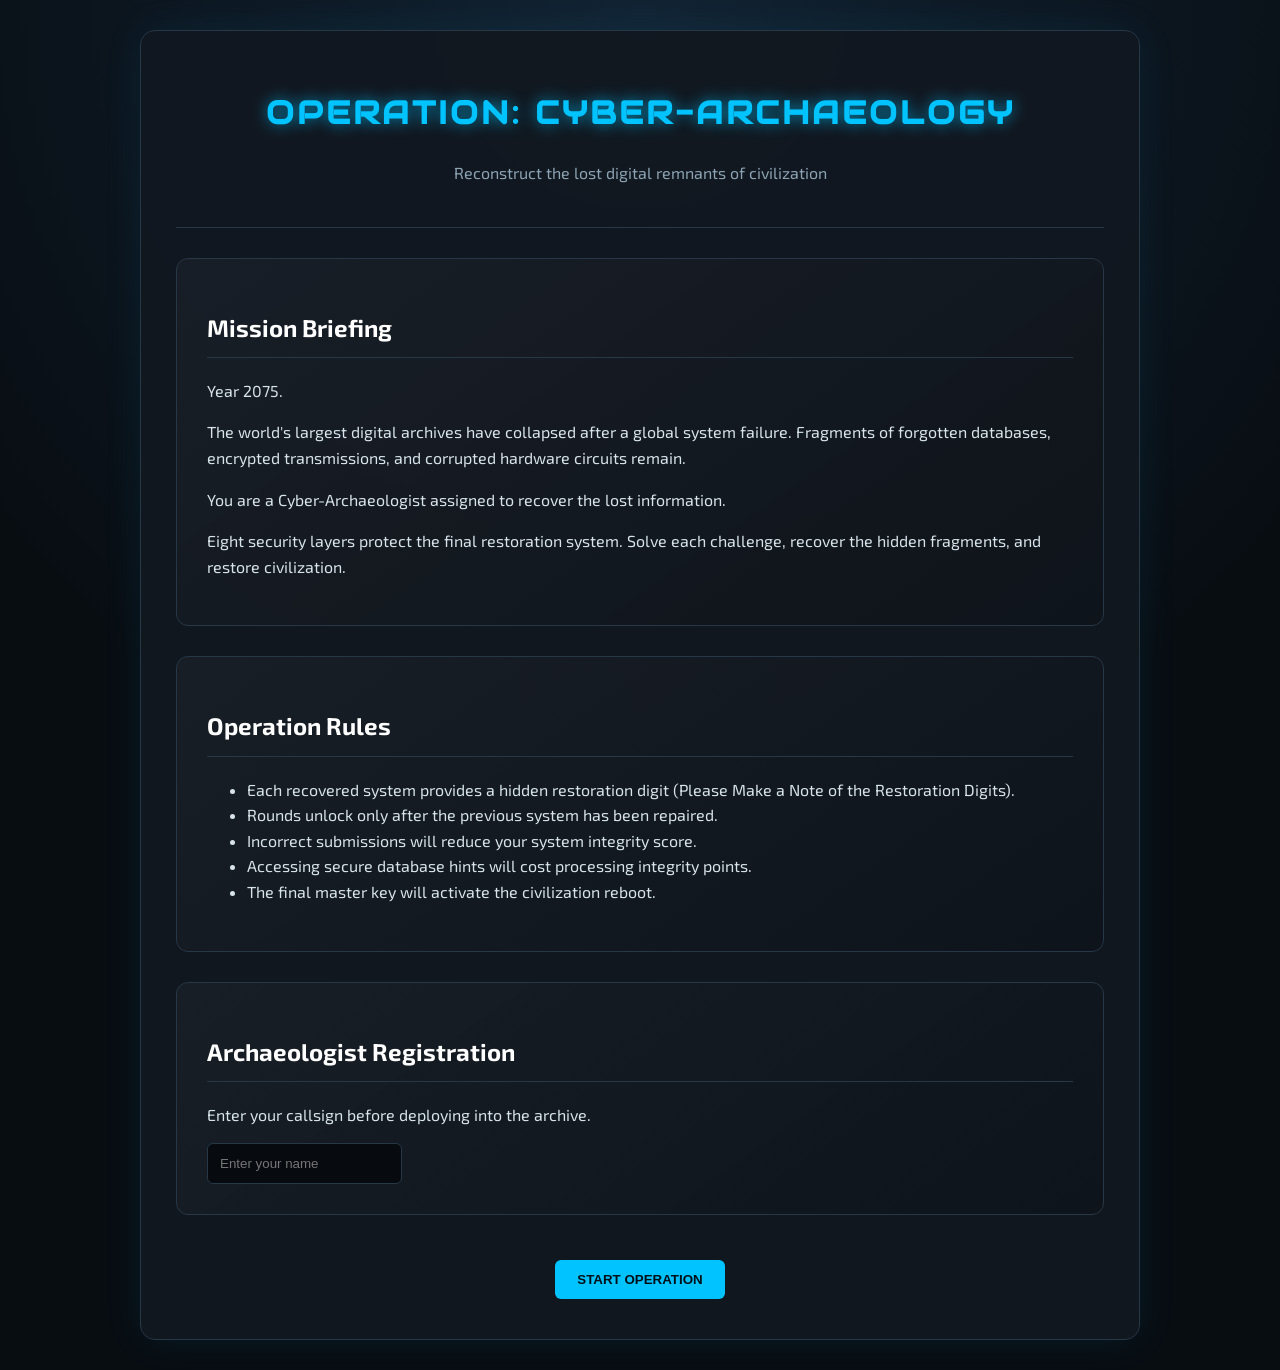
<file: index.html>
<!DOCTYPE html>
<html lang="en">

<head>

    <meta charset="UTF-8">
    <meta name="viewport" content="width=device-width, initial-scale=1.0">

    <title>
        Operation: Cyber-Archaeology
    </title>

    <link rel="stylesheet" href="style.css">

</head>


<body>


<div class="container">


<header>

    <h1>
        Operation: Cyber-Archaeology
    </h1>


    <p>
        Reconstruct the lost digital remnants of civilization
    </p>

</header>





<div class="round-card">


<h2>
    Mission Briefing
</h2>



<p>
Year 2075.
</p>



<p>
The world's largest digital archives have collapsed after a global system failure.
Fragments of forgotten databases, encrypted transmissions, and corrupted hardware circuits remain.
</p>



<p>
You are a Cyber-Archaeologist assigned to recover the lost information.
</p>



<p>
Eight security layers protect the final restoration system.
Solve each challenge, recover the hidden fragments, and restore civilization.
</p>



</div>







<div class="round-card">


<h2>
    Operation Rules
</h2>


<ul>

<li>
Each recovered system provides a hidden restoration digit
(Please Make a Note of the Restoration Digits).
</li>


<li>
Rounds unlock only after the previous system has been repaired.
</li>


<li>
Incorrect submissions will reduce your system integrity score.
</li>


<li>
Accessing secure database hints will cost processing integrity points.
</li>


<li>
The final master key will activate the civilization reboot.
</li>


</ul>


</div>



<div class="round-card" id="nameEntry">

    <h2>Archaeologist Registration</h2>

    <p>Enter your callsign before deploying into the archive.</p>

    <input
        type="text"
        id="playerNameInput"
        placeholder="Enter your name"
        maxlength="20"
    >

    <div class="feedback" id="nameFeedback"></div>

</div>



<div style="text-align:center;margin-top:40px;">


<button onclick="startMission()">

START OPERATION

</button>


</div>





</div>







<script>

function startMission(){

    let nameInput = document.getElementById("playerNameInput");
    let name = nameInput.value.trim();

    let feedbackBox = document.getElementById("nameFeedback");

    if(name === ""){

        feedbackBox.style.display = "block";
        feedbackBox.style.color = "#ff4655";
        feedbackBox.innerText = "Enter a name before starting the operation.";

        return;

    }

    try{

        localStorage.setItem("playerName", name);

    } catch(e){

        console.warn("Could not save name:", e);

    }

    window.location.href = "mission.html";

}

</script>

</body>

</html>
</file>
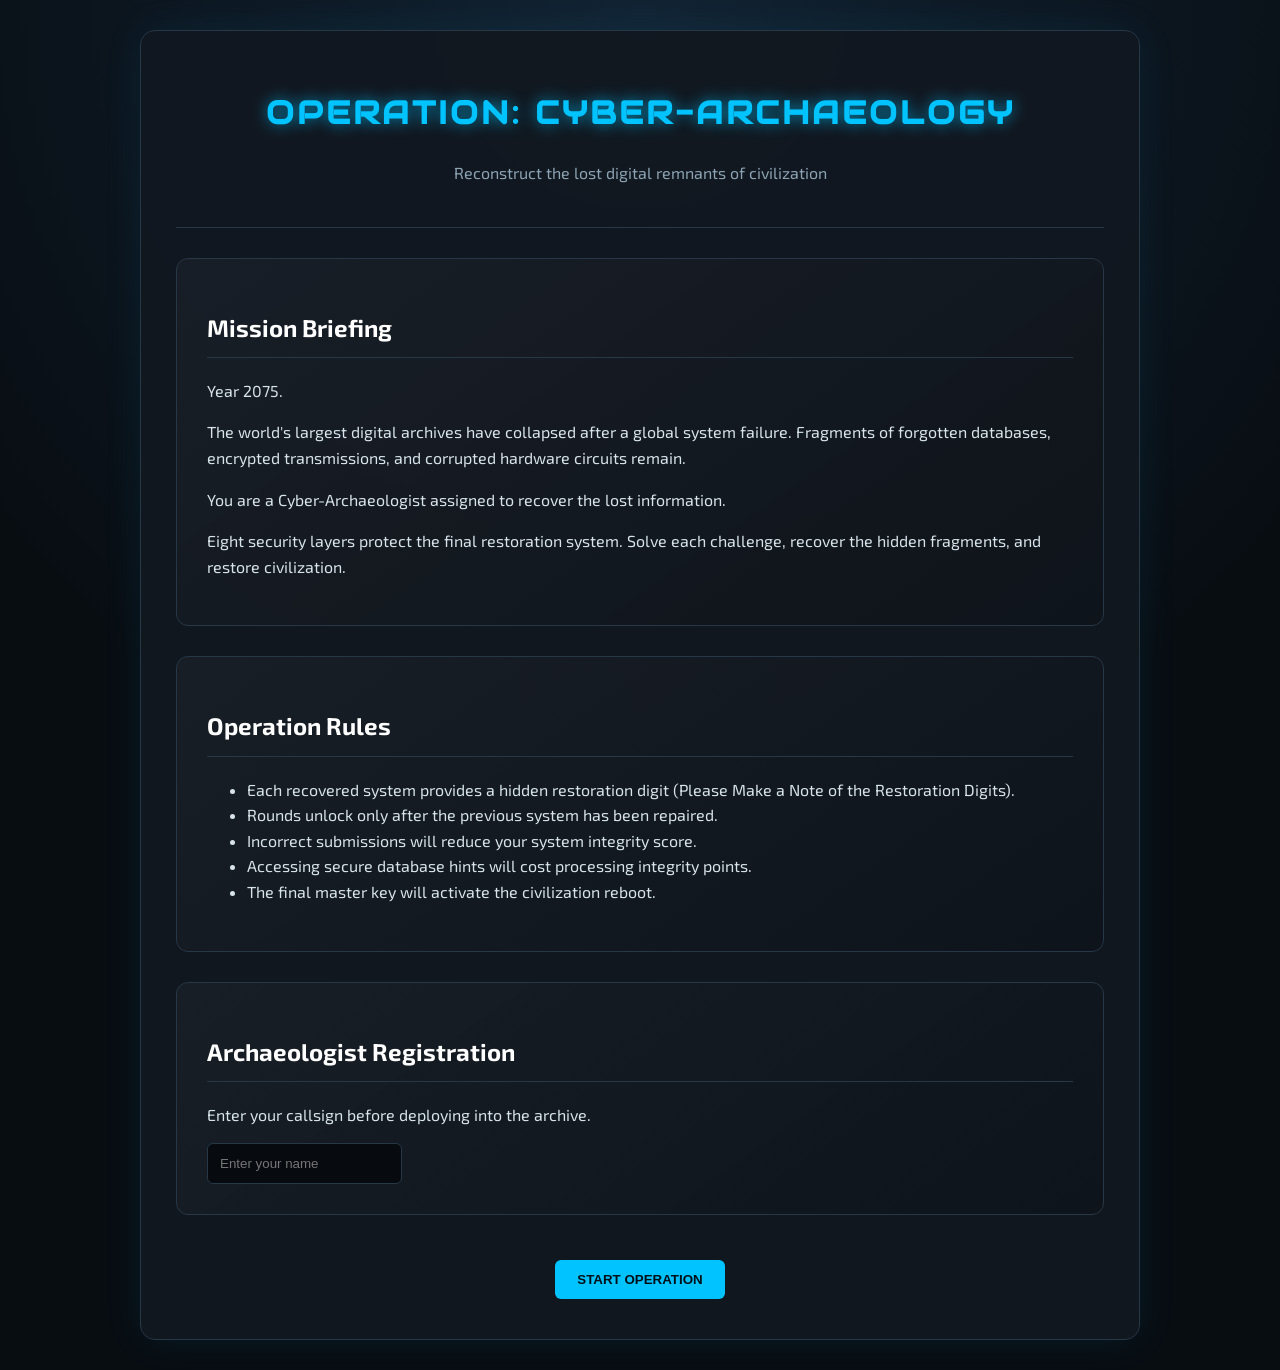
<file: index (2).html>
<!DOCTYPE html>
<html lang="en">

<head>

    <meta charset="UTF-8">
    <meta name="viewport" content="width=device-width, initial-scale=1.0">

    <title>
        Operation: Cyber-Archaeology
    </title>

    <link rel="stylesheet" href="style.css">

</head>


<body>


<div class="container">


<header>

    <h1>
        Operation: Cyber-Archaeology
    </h1>


    <p>
        Reconstruct the lost digital remnants of civilization
    </p>

</header>





<div class="round-card">


<h2>
    Mission Briefing
</h2>



<p>
Year 2075.
</p>



<p>
The world's largest digital archives have collapsed after a global system failure.
Fragments of forgotten databases, encrypted transmissions, and corrupted hardware circuits remain.
</p>



<p>
You are a Cyber-Archaeologist assigned to recover the lost information.
</p>



<p>
Eight security layers protect the final restoration system.
Solve each challenge, recover the hidden fragments, and restore civilization.
</p>



</div>







<div class="round-card">


<h2>
    Operation Rules
</h2>


<ul>

<li>
Each recovered system provides a hidden restoration digit
(Please Make a Note of the Restoration Digits).
</li>


<li>
Rounds unlock only after the previous system has been repaired.
</li>


<li>
Incorrect submissions will reduce your system integrity score.
</li>


<li>
Accessing secure database hints will cost processing integrity points.
</li>


<li>
The final master key will activate the civilization reboot.
</li>


</ul>


</div>



<div class="round-card" id="nameEntry">

    <h2>Archaeologist Registration</h2>

    <p>Enter your callsign before deploying into the archive.</p>

    <input
        type="text"
        id="playerNameInput"
        placeholder="Enter your name"
        maxlength="20"
    >

    <div class="feedback" id="nameFeedback"></div>

</div>



<div style="text-align:center;margin-top:40px;">


<button onclick="startMission()">

START OPERATION

</button>


</div>





</div>







<script>

function startMission(){

    let nameInput = document.getElementById("playerNameInput");
    let name = nameInput.value.trim();

    let feedbackBox = document.getElementById("nameFeedback");

    if(name === ""){

        feedbackBox.style.display = "block";
        feedbackBox.style.color = "#ff4655";
        feedbackBox.innerText = "Enter a name before starting the operation.";

        return;

    }

    try{

        localStorage.setItem("playerName", name);

    } catch(e){

        console.warn("Could not save name:", e);

    }

    window.location.href = "mission.html";

}

</script>

</body>

</html>
</file>
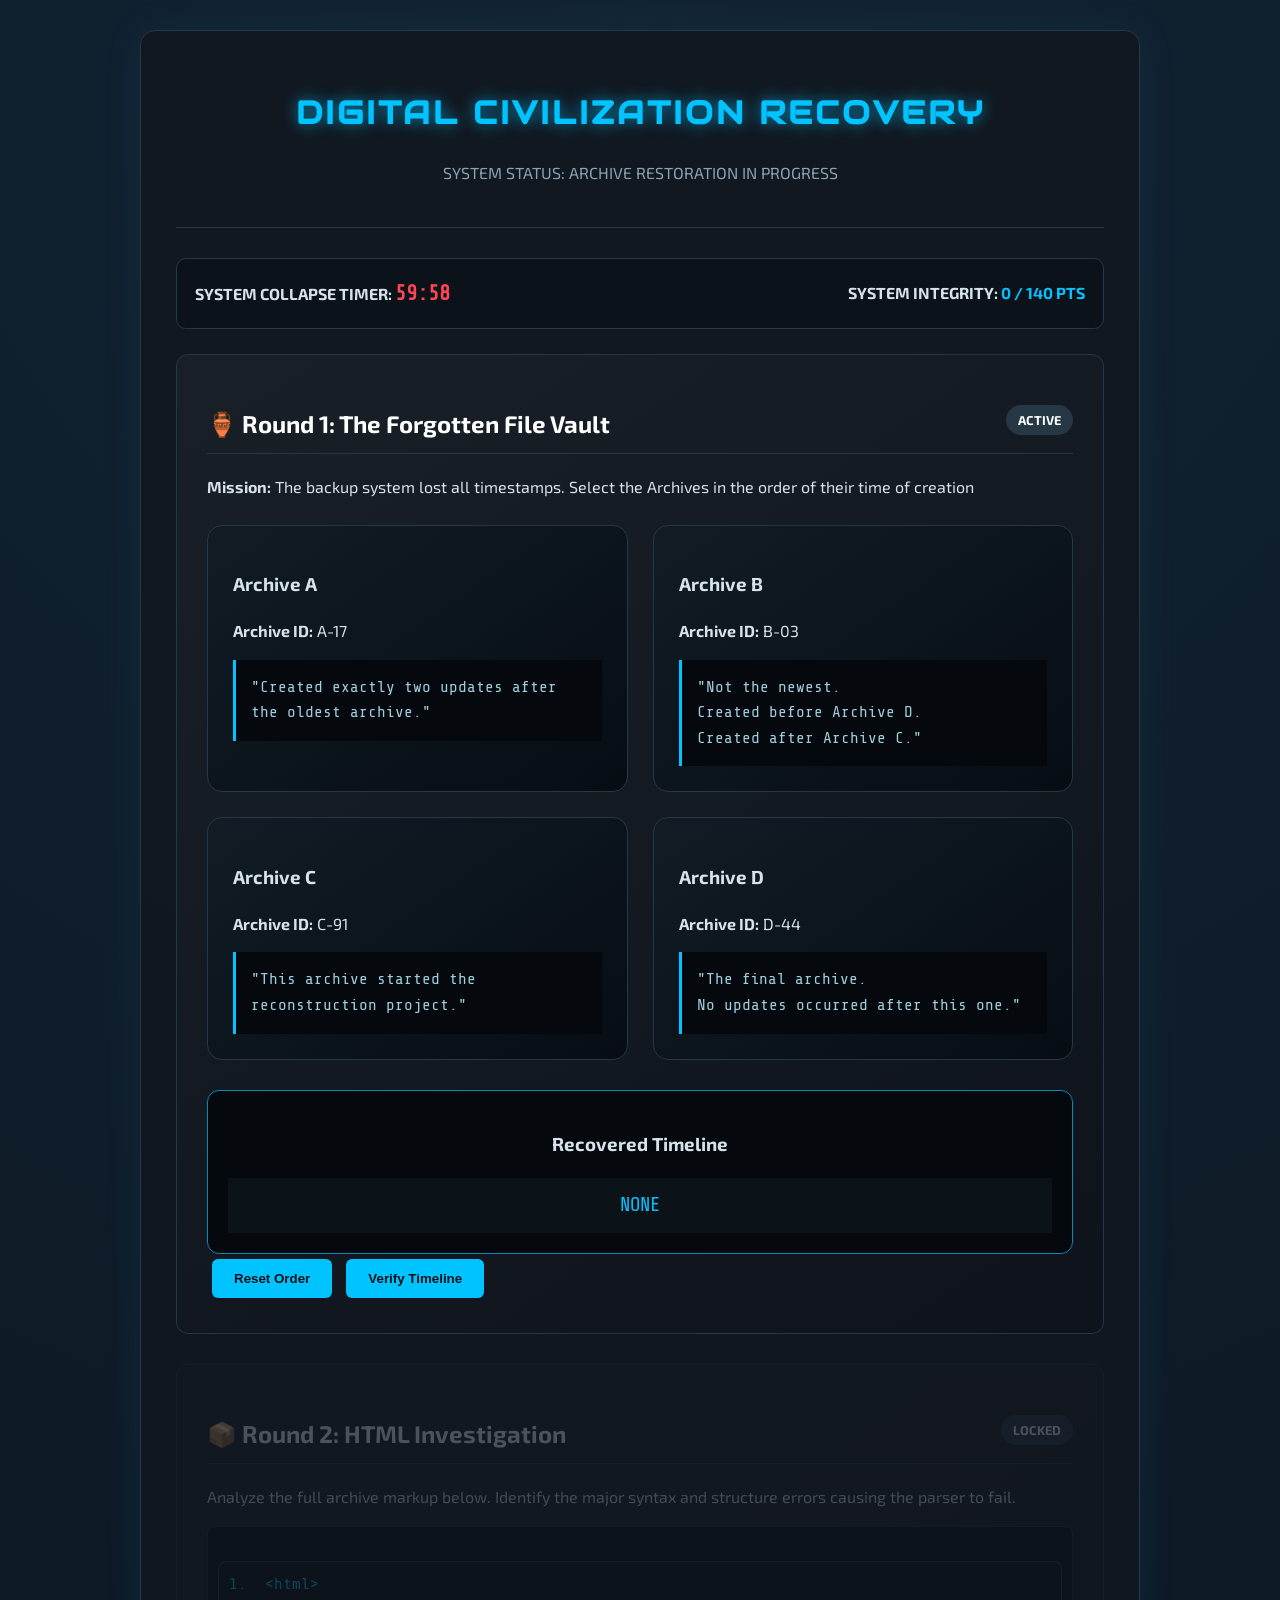
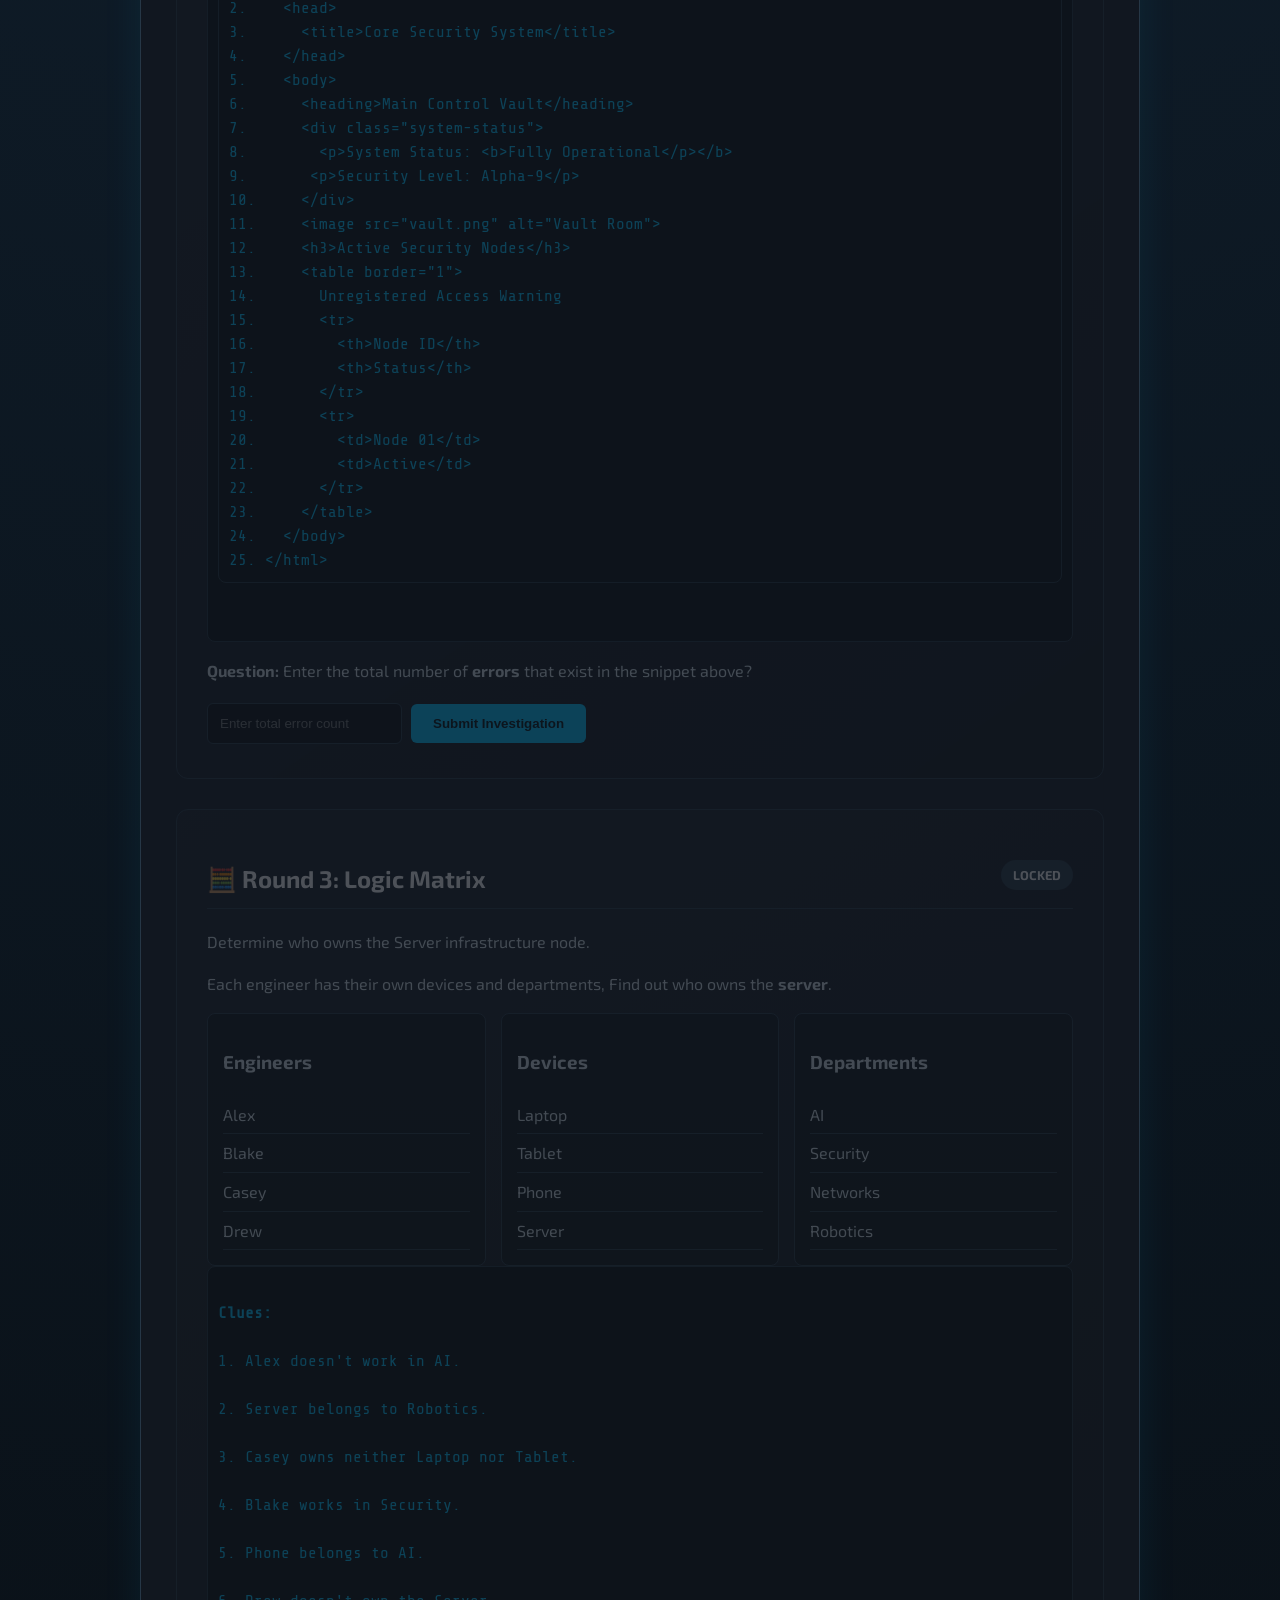
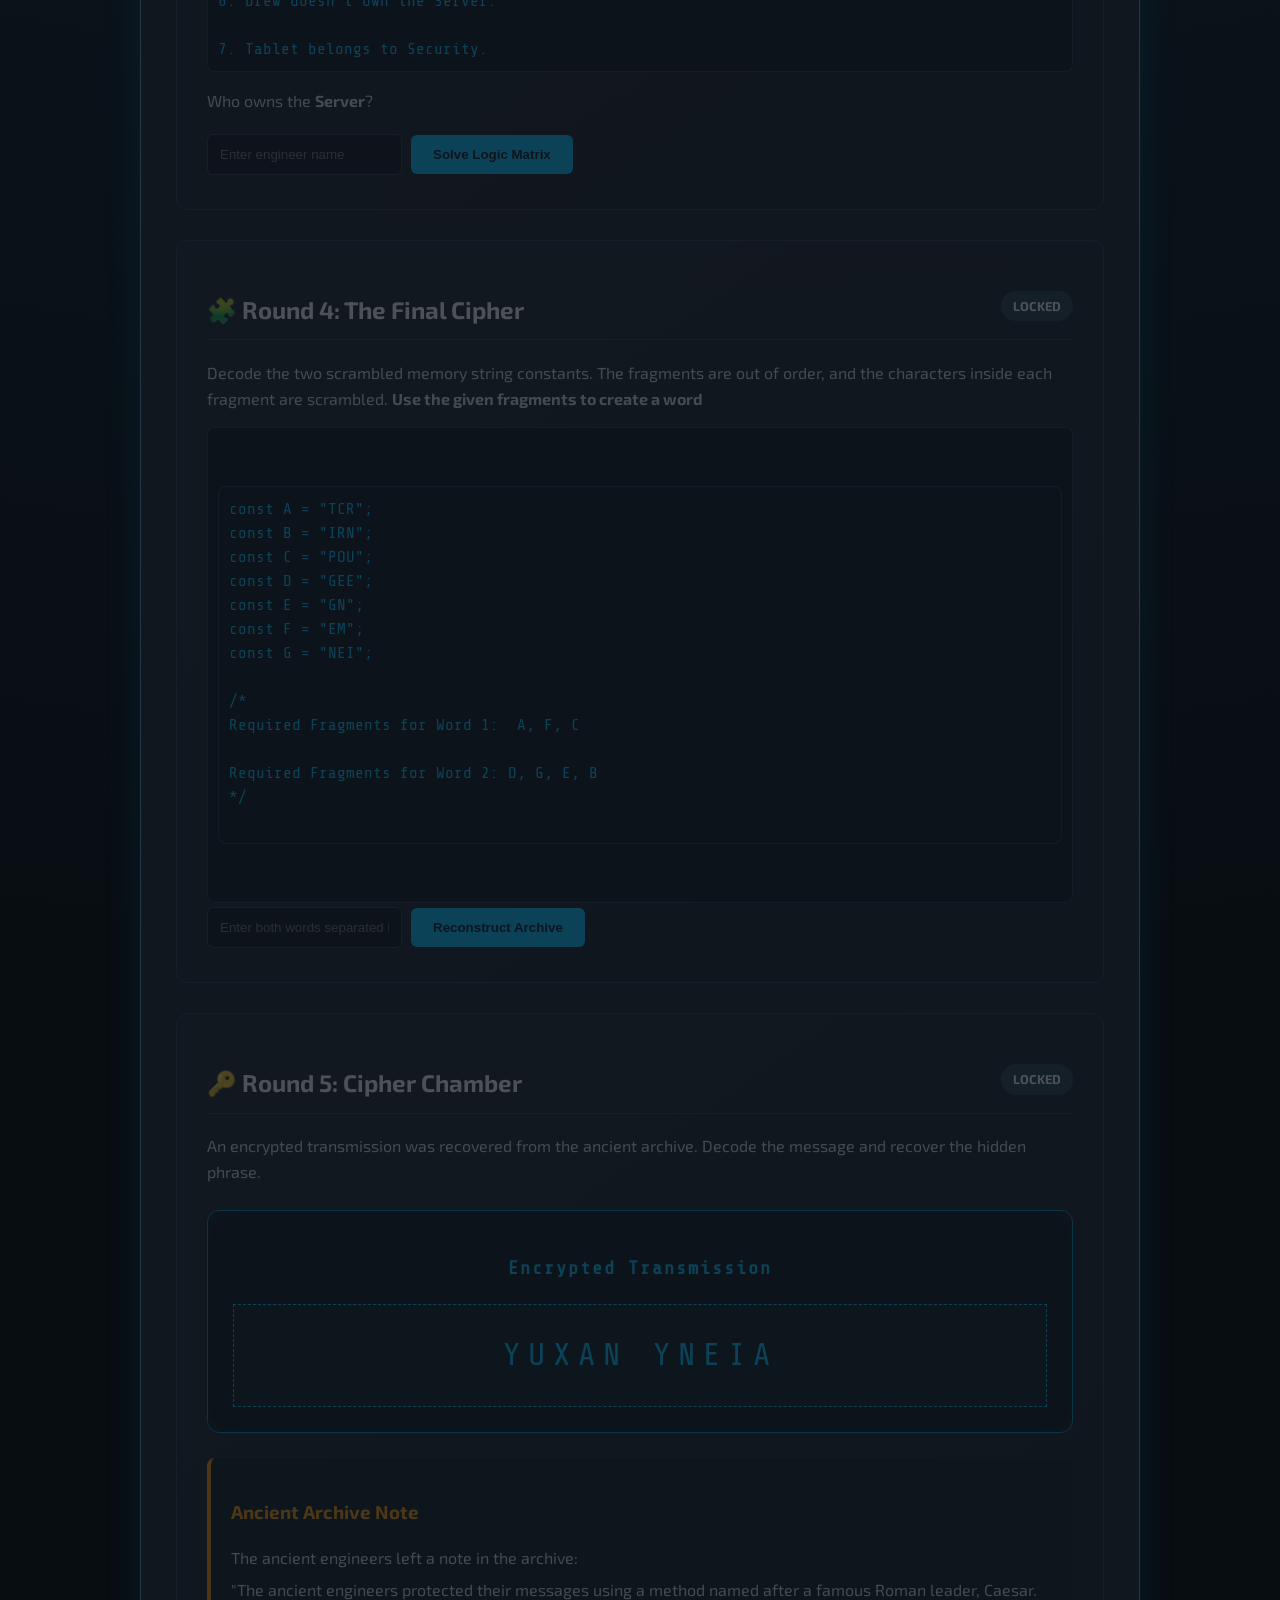
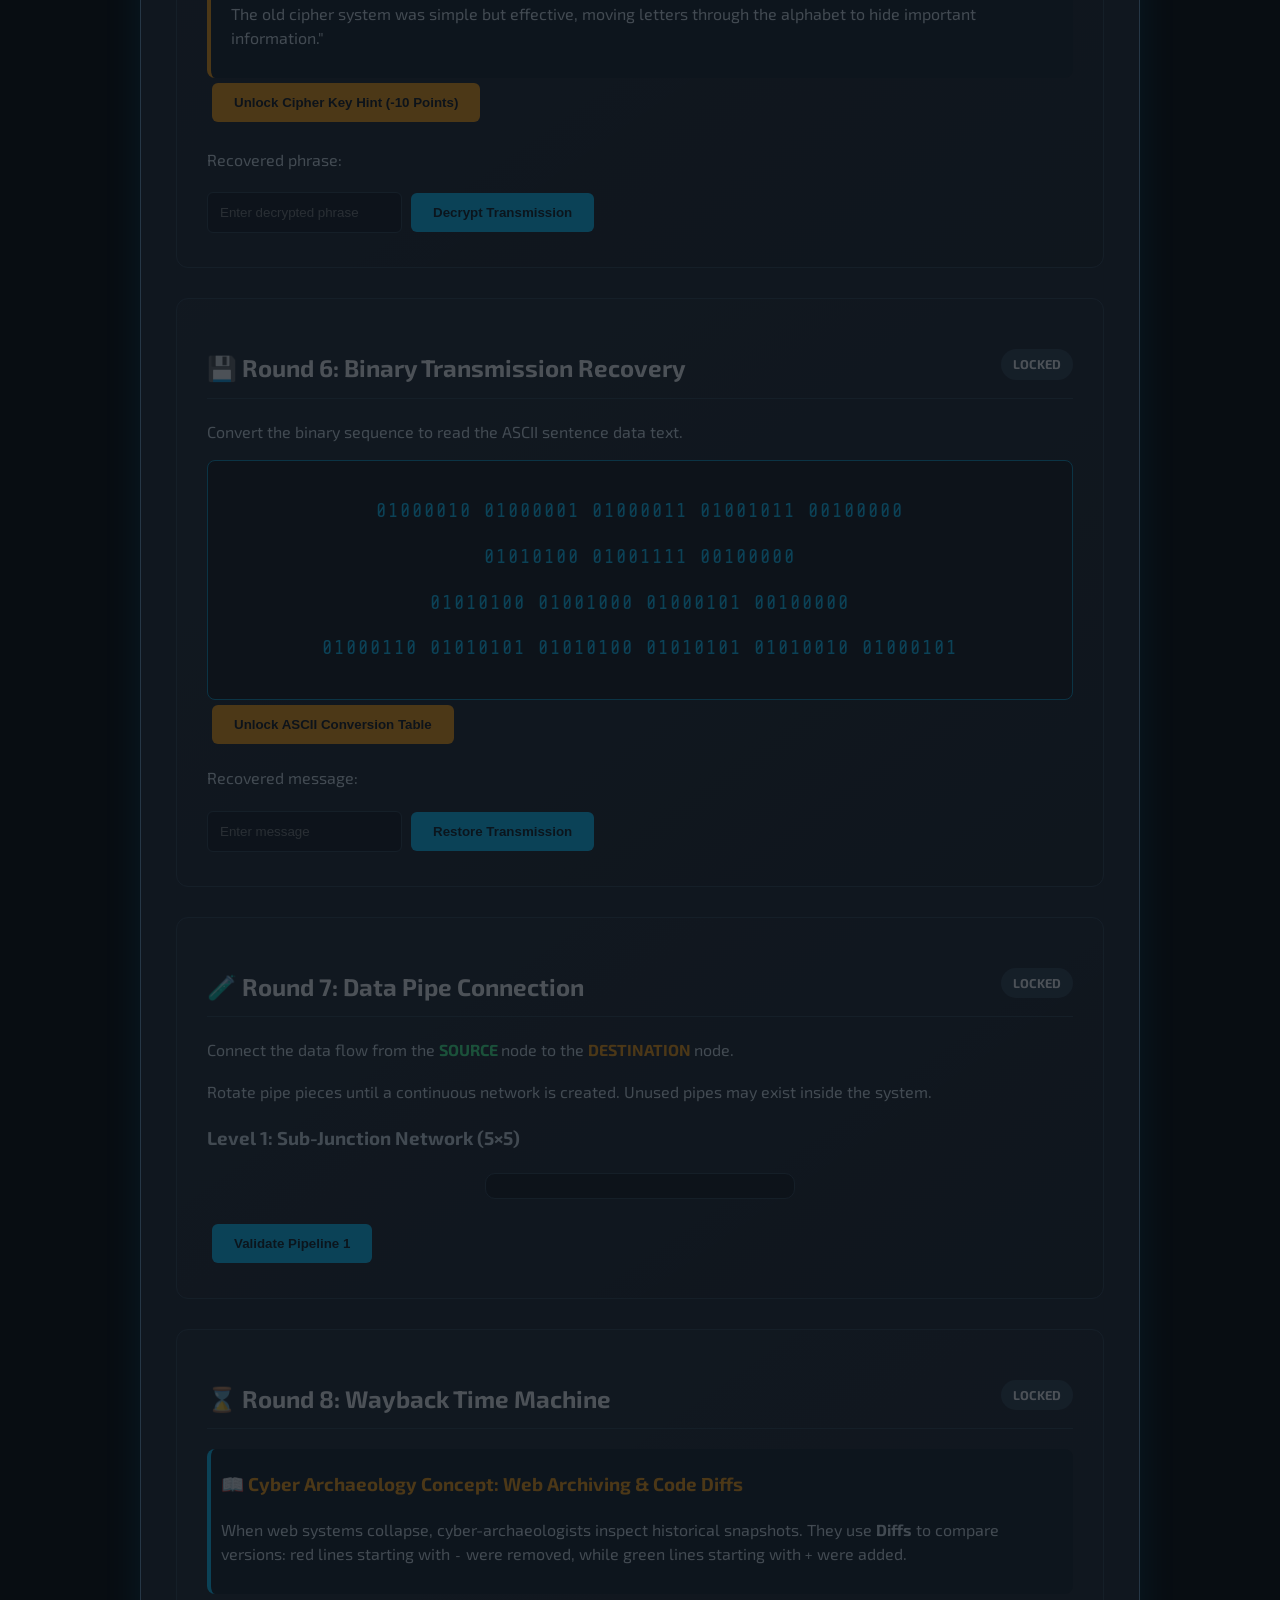
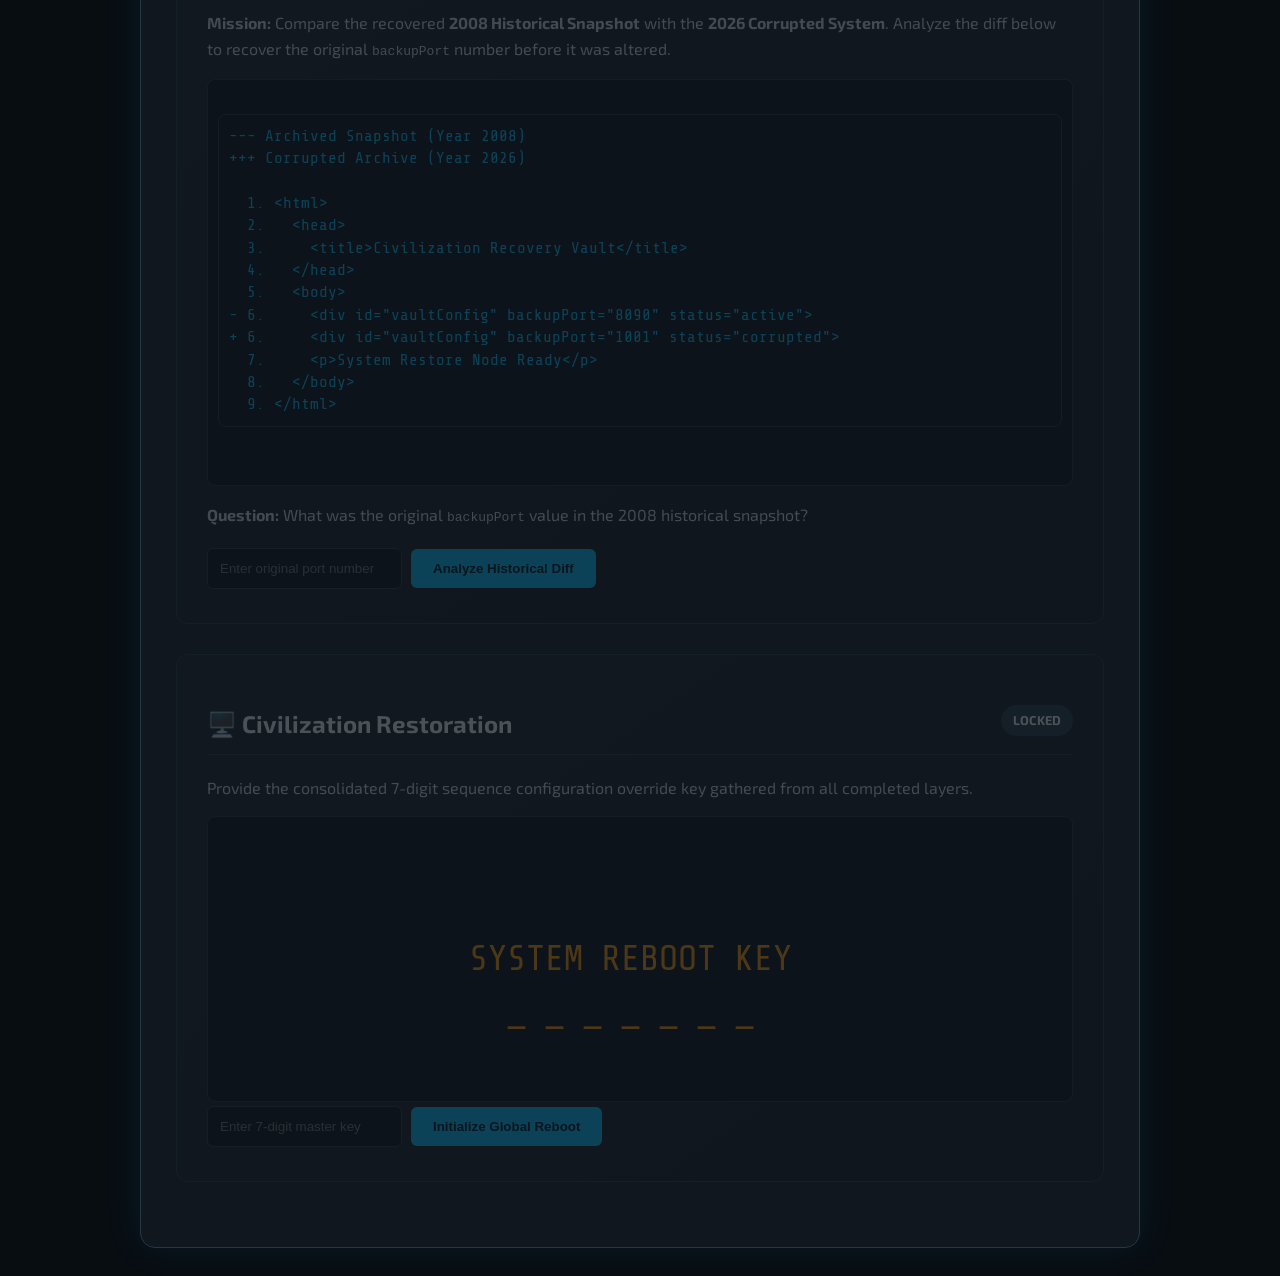
<file: mission.html>
<!DOCTYPE html>
<html lang="en">

<head>

<meta charset="UTF-8">
<meta name="viewport" content="width=device-width, initial-scale=1.0">

<title>
Cyber-Archaeology Mission
</title>

<link rel="stylesheet" href="style.css">

</head>


<body>


<div class="container">



<header>

<h1>
Digital Civilization Recovery
</h1>


<p>
SYSTEM STATUS: ARCHIVE RESTORATION IN PROGRESS
</p>


</header>





<div class="hud">


<div>

SYSTEM COLLAPSE TIMER:

<span id="timer">
60:00
</span>

</div>



<div>

SYSTEM INTEGRITY:

<span id="score-display">
0 / 140 PTS
</span>

</div>


</div>






<!-- ===============================
     ROUND 1 : THE FORGOTTEN FILE VAULT
================================ -->

<div id="round1" class="round-card">

    <h2>
        🏺 Round 1: The Forgotten File Vault
        <span class="status-badge" id="status1">ACTIVE</span>
    </h2>


    <p>
        <strong>Mission:</strong>
        The backup system lost all timestamps.
        Select the Archives in the order of their time of creation
    </p>



    <div class="archive-board">


        <div class="archive-card"
             data-id="A"
             onclick="selectArchive(this)">

            <h3>Archive A</h3>

            <p>
                <b>Archive ID:</b> A-17
            </p>

            <div class="log-box">
                "Created exactly two updates after the oldest archive."
            </div>

        </div>





        <div class="archive-card"
             data-id="B"
             onclick="selectArchive(this)">

            <h3>Archive B</h3>

            <p>
                <b>Archive ID:</b> B-03
            </p>

            <div class="log-box">

                "Not the newest.<br>
                Created before Archive D.<br>
                Created after Archive C."

            </div>

        </div>





        <div class="archive-card"
             data-id="C"
             onclick="selectArchive(this)">

            <h3>Archive C</h3>

            <p>
                <b>Archive ID:</b> C-91
            </p>


            <div class="log-box">

                "This archive started the reconstruction project."

            </div>

        </div>






        <div class="archive-card"
             data-id="D"
             onclick="selectArchive(this)">

            <h3>Archive D</h3>

            <p>
                <b>Archive ID:</b> D-44
            </p>


            <div class="log-box">

                "The final archive.<br>
                No updates occurred after this one."

            </div>

        </div>


    </div>





    <div class="recovery-panel">

        <h3>
            Recovered Timeline
        </h3>


        <div id="archive-order">
            NONE
        </div>


    </div>





    <button onclick="resetArchive()">
        Reset Order
    </button>



    <button onclick="checkRound1()">
        Verify Timeline
    </button>



    <div class="feedback" id="feedback1"></div>


</div>


<!-- =========================
ROUND 2
========================= -->


<div class="round-card locked" id="round2">
    <h2>
        📦 Round 2: HTML Investigation
        <span class="status-badge" id="status2">LOCKED</span>
    </h2>

    <p>Analyze the full archive markup below. Identify the major syntax and structure errors causing the parser to fail.</p>

    <div class="source-box html-code-box">
<pre>
1.  &lt;html&gt;
2.    &lt;head&gt;
3.      &lt;title&gt;Core Security System&lt;/title&gt;
4.    &lt;/head&gt;
5.    &lt;body&gt;
6.      &lt;heading&gt;Main Control Vault&lt;/heading&gt;      
7.      &lt;div class="system-status"&gt;
8.        &lt;p&gt;System Status: &lt;b&gt;Fully Operational&lt;/p&gt;&lt;/b&gt;
9.       &lt;p&gt;Security Level: Alpha-9&lt;/p&gt;
10.     &lt;/div&gt;    
11.     &lt;image src="vault.png" alt="Vault Room"&gt;
12.     &lt;h3&gt;Active Security Nodes&lt;/h3&gt;
13.     &lt;table border="1"&gt;
14.       Unregistered Access Warning
15.       &lt;tr&gt;
16.         &lt;th&gt;Node ID&lt;/th&gt;
17.         &lt;th&gt;Status&lt;/th&gt;
18.       &lt;/tr&gt;
19.       &lt;tr&gt;
20.         &lt;td&gt;Node 01&lt;/td&gt;
21.         &lt;td&gt;Active&lt;/td&gt;
22.       &lt;/tr&gt;
23.     &lt;/table&gt;
24.   &lt;/body&gt;
25. &lt;/html&gt;
</pre>
    </div>

    <p><strong>Question:</strong> Enter the total number of <b>errors</b> that exist in the snippet above?</p>

    <input type="number" id="round2Input" placeholder="Enter total error count">
    <button onclick="checkRound2()">Submit Investigation</button>

    <div class="feedback" id="feedback2"></div>
</div>

<!-- =========================
ROUND 3
========================= -->


<div class="round-card locked" id="round3">


<h2>

🧮 Round 3: Logic Matrix


<span class="status-badge" id="status3">
LOCKED
</span>


</h2>






<p>
Determine who owns the Server infrastructure node.
</p>
<p>
Each engineer has their own devices and departments, Find out who owns the <b>server</b>.

</p>







<div class="logic-columns">


<div class="logic-column">


<h3>
Engineers
</h3>


<ul>

<li>Alex</li>
<li>Blake</li>
<li>Casey</li>
<li>Drew</li>

</ul>


</div>







<div class="logic-column">


<h3>
Devices
</h3>


<ul>

<li>Laptop</li>
<li>Tablet</li>
<li>Phone</li>
<li>Server</li>

</ul>


</div>







<div class="logic-column">


<h3>
Departments
</h3>


<ul>

<li>AI</li>
<li>Security</li>
<li>Networks</li>
<li>Robotics</li>

</ul>


</div>



</div>









<div class="source-box clue-box">
<strong>Clues:</strong><br>
1. Alex doesn't work in AI.<br>
2. Server belongs to Robotics.<br>
3. Casey owns neither Laptop nor Tablet.<br>
4. Blake works in Security.<br>
5. Phone belongs to AI.<br>
6. Drew doesn't own the Server.<br>
7. Tablet belongs to Security.
</div>








<p>
Who owns the <b>Server</b>?
</p>






<input 
type="text"
id="round3Input"
placeholder="Enter engineer name"
>




<button onclick="checkRound3()">

Solve Logic Matrix

</button>





<div class="feedback" id="feedback3"></div>



</div>

<!-- =========================
ROUND 6
========================= -->


<div class="round-card locked" id="round4">


<h2>

🧩 Round 4: The Final Cipher


<span class="status-badge" id="status4">
LOCKED
</span>


</h2>






<p>

Decode the two scrambled memory string constants.
The fragments are out of order, and the characters inside each fragment are scrambled.
<b>Use the given fragments to create a word</b>

</p>



<div class="code-box">

<pre>
const A = "TCR";
const B = "IRN";
const C = "POU";
const D = "GEE";
const E = "GN";
const F = "EM";
const G = "NEI";

/*
Required Fragments for Word 1:  A, F, C

Required Fragments for Word 2: D, G, E, B
*/

</pre>

</div>


<input 
type="text"
id="round4Input"
placeholder="Enter both words separated by space"
>







<button onclick="checkRound4()">

Reconstruct Archive

</button>







<div class="feedback" id="feedback4"></div>





</div>

<!-- =========================
ROUND 3
========================= -->


<div class="round-card locked" id="round5">


<h2>

🔑 Round 5: Cipher Chamber


<span class="status-badge" id="status5">
LOCKED
</span>


</h2>





<p>

An encrypted transmission was recovered from the ancient archive.
Decode the message and recover the hidden phrase. 

</p>







<div class="cipher-terminal">


<h3>
Encrypted Transmission
</h3>



<div class="cipher-message">


YUXAN YNEIA


</div>



</div>







<div class="engineer-note">


<h3>
Ancient Archive Note
</h3>



<p>
The ancient engineers left a note in the archive:
</p>



<p>

"The ancient engineers protected their messages using a method named after a famous Roman leader, Caesar. The old cipher system was simple but effective, moving letters through the alphabet to hide important information."

</p>



</div>








<button 
id="hint5Btn"
onclick="revealHint5()"
class="hint-btn">

Unlock Cipher Key Hint (-10 Points)

</button>







<div 
id="hint5Box"
class="hint-content"
style="display:none;">



<p>

<strong>
Decryption Data:
</strong>

</p>



<p>

The letters should be shifted exactly:

<strong>
4 slots forward
</strong>

</p>



</div>







<div class="answer-panel">


<p>
Recovered phrase:
</p>



<input 
type="text"
id="round5Input"
placeholder="Enter decrypted phrase"
>




<button onclick="checkRound5()">

Decrypt Transmission

</button>



</div>







<div class="feedback" id="feedback5"></div>



</div>













<!-- =========================
ROUND 5
========================= -->


<div class="round-card locked" id="round6">


<h2>

💾 Round 6: Binary Transmission Recovery


<span class="status-badge" id="status6">
LOCKED
</span>


</h2>






<p>

Convert the binary sequence to read the ASCII sentence data text.

</p>







<div class="binary-box">


<div class="binary-word">

01000010 01000001 01000011 01001011 00100000

</div>


<div class="binary-word">

01010100 01001111 00100000

</div>


<div class="binary-word">

01010100 01001000 01000101 00100000

</div>


<div class="binary-word">

01000110 01010101 01010100 01010101 01010010 01000101

</div>


</div>








<button 
id="hint6aBtn"
onclick="revealHint6a()"
class="hint-btn">

Unlock ASCII Conversion Table

</button>


<div 
id="hint6aBox"
class="hint-content"
style="display:none;">

<h3>
ASCII Conversion Board
</h3>

<table>
<tr><th>Char</th><td>A</td><td>B</td><td>C</td><td>D</td><td>E</td><td>F</td><td>G</td><td>H</td><td>I</td><td>J</td><td>K</td><td>L</td><td>M</td></tr>
<tr><th>Dec</th><td>65</td><td>66</td><td>67</td><td>68</td><td>69</td><td>70</td><td>71</td><td>72</td><td>73</td><td>74</td><td>75</td><td>76</td><td>77</td></tr>
</table>

<table>
<tr><th>Char</th><td>N</td><td>O</td><td>P</td><td>Q</td><td>R</td><td>S</td><td>T</td><td>U</td><td>V</td><td>W</td><td>X</td><td>Y</td><td>Z</td><td>Space</td></tr>
<tr><th>Dec</th><td>78</td><td>79</td><td>80</td><td>81</td><td>82</td><td>83</td><td>84</td><td>85</td><td>86</td><td>87</td><td>88</td><td>89</td><td>90</td><td>32</td></tr>
</table>

<button 
id="hint6bBtn"
onclick="revealHint6b()"
class="hint-btn">

Unlock Binary To Decimal Conversion

</button>







<div 
id="hint6bBox"
class="hint-content"
style="display:none;">


<p>

<strong>
Example:
</strong>

</p>


<p>

Binary: 01000001

</p>


<p>

Calculation:

<br>

(0×128)+(1×64)+(0×32)+(0×16)+(0×8)+(0×4)+(0×2)+(1×1)=65

</p>


<p>

ASCII:

<br>

65 = A

</p>


</div>



</div>













<p>

Recovered message:

</p>





<input 
type="text"
id="round6Input"
placeholder="Enter message"
>




<button onclick="checkRound6()">

Restore Transmission

</button>






<div class="feedback" id="feedback6"></div>




</div>

<!-- =========================
ROUND 7
========================= -->


<div class="round-card locked" id="round7">


<h2>

🧪 Round 7: Data Pipe Connection


<span class="status-badge" id="status7">
LOCKED
</span>


</h2>






<p>

Connect the data flow from the

<strong style="color:#3cff8b;">
SOURCE
</strong>

node to the

<strong style="color:#ff9900;">
DESTINATION
</strong>

node.

</p>




<p>

Rotate pipe pieces until a continuous network is created.

Unused pipes may exist inside the system.

</p>









<div id="pipe-level-1">


<h3>
Level 1: Sub-Junction Network (5×5)
</h3>


<div id="pipeGrid5" class="pipe-grid grid-5x5">

</div>




<button onclick="checkPipeLevel1()">

Validate Pipeline 1

</button>



</div>









<div id="pipe-level-2"
style="display:none;">



<h3>
Level 2: Civilization Core Network (10×10)
</h3>




<div id="pipeGrid10" class="pipe-grid grid-10x10">

</div>




<button onclick="checkPipeLevel2()">

Validate Pipeline 2

</button>



</div>









<div class="feedback" id="feedback7"></div>




</div>



<div class="round-card locked" id="round8">
    <h2>
        ⌛ Round 8: Wayback Time Machine
        <span class="status-badge" id="status8">LOCKED</span>
    </h2>

    <div class="engineer-note" style="margin-bottom: 15px; border-left: 4px solid #00c3ff; padding-left: 10px;">
        <h3 style="margin-top:0;">📖 Cyber Archaeology Concept: Web Archiving & Code Diffs</h3>
        <p>
            When web systems collapse, cyber-archaeologists inspect historical snapshots. They use <b>Diffs</b> to compare versions: red lines starting with <code>-</code> were removed, while green lines starting with <code>+</code> were added.
        </p>
    </div>

    <p>
        <strong>Mission:</strong> Compare the recovered <b>2008 Historical Snapshot</b> with the <b>2026 Corrupted System</b>. Analyze the diff below to recover the original <code>backupPort</code> number before it was altered.
    </p>

    <div class="source-box html-code-box">
<pre style="font-family: 'Share Tech Mono', monospace; line-height: 1.4;">
--- Archived Snapshot (Year 2008)
+++ Corrupted Archive (Year 2026)

  1. &lt;html&gt;
  2.   &lt;head&gt;
  3.     &lt;title&gt;Civilization Recovery Vault&lt;/title&gt;
  4.   &lt;/head&gt;
  5.   &lt;body&gt;
- 6.     &lt;div id="vaultConfig" backupPort="8090" status="active"&gt;
+ 6.     &lt;div id="vaultConfig" backupPort="1001" status="corrupted"&gt;
  7.     &lt;p&gt;System Restore Node Ready&lt;/p&gt;
  8.   &lt;/body&gt;
  9. &lt;/html&gt;
</pre>
    </div>

    <p><strong>Question:</strong> What was the original <code>backupPort</code> value in the 2008 historical snapshot?</p>

    <input type="number" id="round8Input" placeholder="Enter original port number">
    <button onclick="checkRound8()">Analyze Historical Diff</button>

    <div class="feedback" id="feedback8"></div>
</div>








<!-- =========================
FINAL ROUND
========================= -->


<div class="round-card locked" id="finalRound">


<h2>

🖥️ Civilization Restoration


<span class="status-badge" id="statusFinal">

LOCKED

</span>


</h2>






<p>

Provide the consolidated 7-digit sequence configuration override key gathered from all completed layers.

</p>


<div class="code-box final-key">

SYSTEM REBOOT KEY 
_ _ _ _ _ _ _ 

</div>


<input 
type="text"
id="finalInput"
placeholder="Enter 7-digit master key"
>





<button onclick="checkFinal()">

Initialize Global Reboot

</button>







<div class="feedback" id="finalFeedback"></div>


</div>


</div>


<script src="script.js"></script>



</body>

</html>
</file>
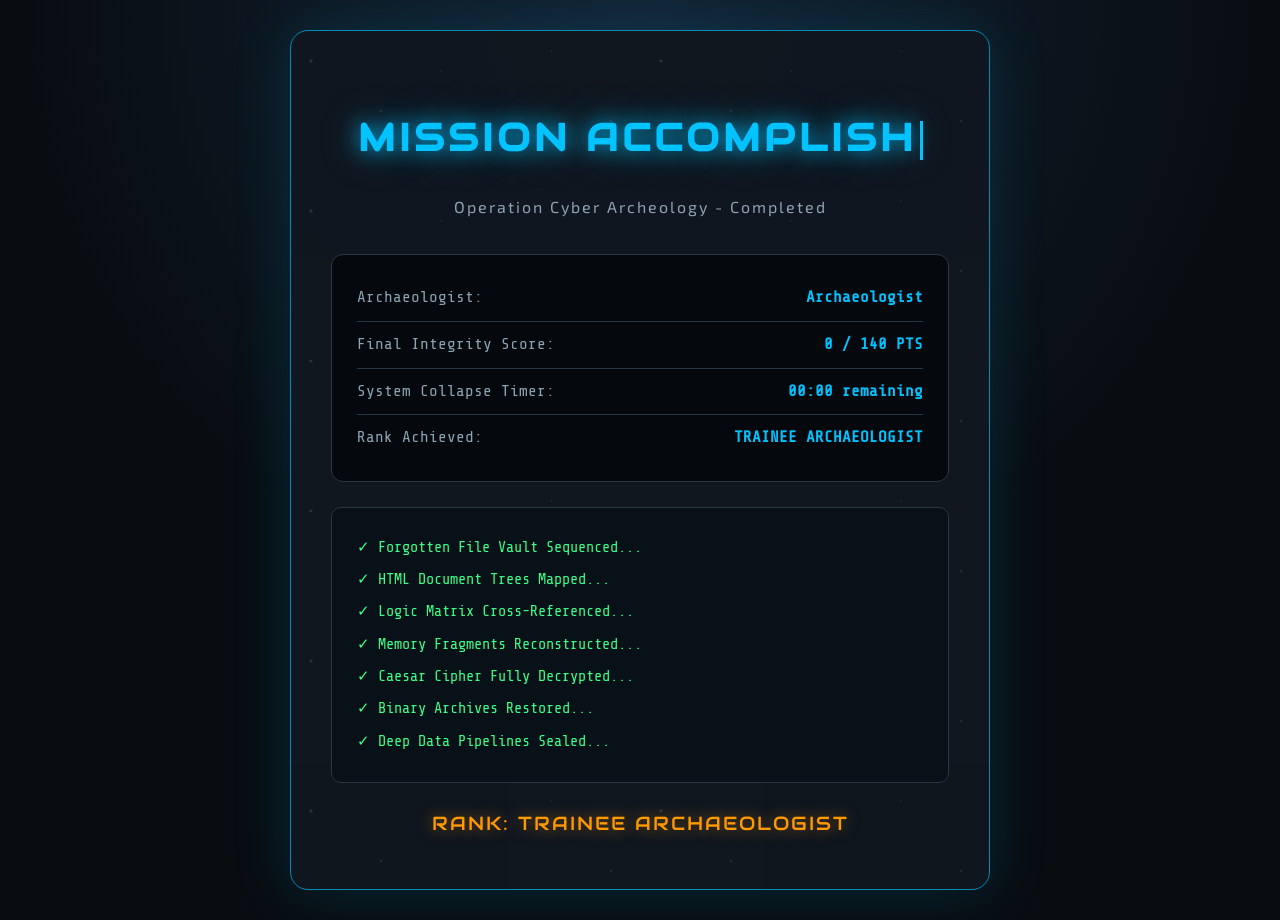
<file: victory.html>
<!DOCTYPE html>
<html lang="en">

<head>

<meta charset="UTF-8">
<meta name="viewport" content="width=device-width, initial-scale=1.0">

<title>
Operation: Cyber-Archaeology
</title>

<link rel="stylesheet" href="style.css">

</head>


<body class="victory-body">


<div class="victory-container">

    <div class="victory-stars"></div>

    <h1 class="victory-title" id="victoryTitle"></h1>

    <p class="victory-subtitle">
        Operation Cyber Archeology - Completed
    </p>

    <div class="victory-stats">

        <div class="stat-line" style="animation-delay:1.8s">
            <span class="stat-label">Archaeologist:</span>
            <span class="stat-value" id="statName">—</span>
        </div>

        <div class="stat-line" style="animation-delay:2.1s">
            <span class="stat-label">Final Integrity Score:</span>
            <span class="stat-value" id="statScore">—</span>
        </div>

        <div class="stat-line" style="animation-delay:2.4s">
            <span class="stat-label">System Collapse Timer:</span>
            <span class="stat-value" id="statTime">—</span>
        </div>

        <div class="stat-line" style="animation-delay:2.7s">
            <span class="stat-label">Rank Achieved:</span>
            <span class="stat-value" id="statRank">—</span>
        </div>

    </div>

    <div class="victory-report" style="animation-delay:3.0s">
        <p>✓ Forgotten File Vault Sequenced...</p>
        <p>✓ HTML Document Trees Mapped...</p>
        <p>✓ Logic Matrix Cross-Referenced...</p>
        <p>✓ Memory Fragments Reconstructed...</p>
        <p>✓ Caesar Cipher Fully Decrypted...</p>
        <p>✓ Binary Archives Restored...</p>
        <p>✓ Deep Data Pipelines Sealed...</p>
    </div>

    <div class="victory-rank" id="rankBanner" style="animation-delay:3.3s">
        RANK: —
    </div>

</div>


<script src="victory.js"></script>


</body>

</html>
</file>
<file: style.css>
@import url('https://fonts.googleapis.com/css2?family=Audiowide&family=Exo+2:wght@400;500;600;700&family=Share+Tech+Mono&display=swap');


:root {

    --bg-color:#080d12;
    --panel-bg:#111820;
    --panel-light:#18232d;

    --cyan:#00c3ff;
    --cyan-dark:#008bb8;

    --success:#3cff8b;
    --danger:#ff4655;

    --orange:#ff9900;

    --text:#d7e3ea;
    --text-bright:#ffffff;

    --border:#263746;

}




*{

    box-sizing:border-box;

}





body{

    margin:0;

    padding:30px;

    background:
    radial-gradient(
    circle at top,
    #122333,
    #080d12 55%
    );

    color:var(--text);

    font-family:
    'Exo 2',
    sans-serif;

    line-height:1.6;

}







.container{

    max-width:1000px;

    margin:auto;

    background:
    rgba(17,24,32,0.95);

    padding:35px;

    border-radius:15px;

    border:1px solid var(--border);

    box-shadow:
    0 0 40px
    rgba(0,195,255,0.08);

}







header{

    text-align:center;

    border-bottom:
    1px solid var(--border);

    padding-bottom:25px;

    margin-bottom:30px;

}







h1{

    font-family:
    'Audiowide',
    sans-serif;

    color:var(--cyan);

    letter-spacing:3px;

    text-transform:uppercase;

    text-shadow:
    0 0 15px
    rgba(0,195,255,.7);

}





header p{

    color:#8ca3b3;

}








.hud{

    display:flex;

    justify-content:space-between;

    align-items:center;

    padding:18px;

    margin-bottom:25px;

    background:#0b1219;

    border:
    1px solid var(--border);

    border-radius:10px;

    font-weight:bold;

}





#timer{

    color:var(--danger);

    font-family:
    'Share Tech Mono',
    monospace;

    font-size:1.3rem;

}





#score-display{

    color:var(--cyan);

}








.round-card{

    background:
    linear-gradient(
    145deg,
    rgba(255,255,255,.03),
    rgba(0,0,0,.15)
    );

    border:
    1px solid var(--border);

    border-radius:12px;

    padding:30px;

    margin-bottom:30px;

    transition:.3s;

}





.round-card:hover{

    border-color:var(--cyan);

    box-shadow:
    0 0 20px
    rgba(0,195,255,.1);

}





.round-card.locked{

    opacity:.25;

    pointer-events:none;

}





.round-card.completed{

    border-color:var(--cyan);

    background:
    rgba(0,195,255,.03);

}







h2{

    color:white;

    border-bottom:
    1px solid var(--border);

    padding-bottom:10px;

}







.status-badge{

    float:right;

    background:#263746;

    padding:
    5px 12px;

    border-radius:20px;

    font-size:.8rem;

}







button{

    background:var(--cyan);

    color:#001018;

    border:none;

    padding:
    12px 22px;

    border-radius:6px;

    font-weight:bold;

    cursor:pointer;

    margin:5px;

    transition:.2s;

}





button:hover{

    background:#66dcff;

    box-shadow:
    0 0 15px
    rgba(0,195,255,.5);

}





button:disabled{

    background:#444;

    color:#888;

    cursor:not-allowed;

}







input{

    background:#070b10;

    color:white;

    border:
    1px solid var(--border);

    padding:12px;

    border-radius:6px;

}





input:focus{

    outline:none;

    border-color:var(--cyan);

}





.feedback{

    display:none;

    margin-top:15px;

    font-weight:bold;

}

/* =========================
   ROUND 1 ARCHIVE BOARD
========================= */


.archive-board{

    display:grid;

    grid-template-columns:
    repeat(2,1fr);

    gap:25px;

    margin-top:25px;

}





.archive-card{

    background:
    linear-gradient(
    145deg,
    #111c25,
    #070d13
    );

    border:
    1px solid #263746;

    border-radius:15px;

    padding:25px;

    cursor:pointer;

    transition:.3s;

}





.archive-card:hover{

    transform:
    translateY(-5px);

    border-color:var(--cyan);

}





.archive-card.selected{

    border-color:var(--cyan);

    background:
    rgba(0,195,255,.08);

}







.log-box{

    margin-top:15px;

    padding:15px;

    background:#05090d;

    border-left:
    3px solid var(--cyan);

    color:#9ecddd;

    font-family:
    'Share Tech Mono',
    monospace;

}







.recovery-panel{

    margin-top:30px;

    padding:20px;

    background:#05090d;

    border:
    1px solid var(--cyan-dark);

    border-radius:12px;

    text-align:center;

}





#archive-order{

    margin-top:15px;

    min-height:45px;

    padding:12px;

    background:#0b1218;

    color:var(--cyan);

    font-family:
    'Share Tech Mono',
    monospace;

    font-size:1.2rem;

}









/* =========================
   ROUND 3 CIPHER CHAMBER
========================= */


.cipher-terminal{


    margin:25px 0;

    background:#05090d;

    border:
    1px solid var(--cyan-dark);

    border-radius:12px;

    padding:25px;

    text-align:center;

    box-shadow:

    inset 0 0 20px
    rgba(0,195,255,.08);


}





.cipher-terminal h3{

    color:var(--cyan);

    font-family:
    'Share Tech Mono',
    monospace;

    letter-spacing:2px;

}





.cipher-message{


    margin-top:20px;

    padding:25px;


    font-family:
    'Share Tech Mono',
    monospace;


    font-size:2rem;


    letter-spacing:8px;


    color:var(--cyan);


    border:
    1px dashed var(--cyan);


    background:
    rgba(0,195,255,.05);


}







.engineer-note{


    background:#081018;

    border-left:
    4px solid var(--orange);


    padding:20px;

    margin-top:20px;


    border-radius:8px;


}





.engineer-note h3{


    color:var(--orange);

}





.engineer-note p{


    margin:8px 0;

    line-height:1.5;


}







.answer-panel{

    margin-top:20px;

}









/* =========================
   ROUND 4 LOGIC MATRIX
========================= */


.logic-columns{

    display:grid;

    grid-template-columns:
    repeat(3,1fr);

    gap:15px;

}






.logic-column{


    background:#0a1016;


    border:
    1px solid var(--border);


    padding:15px;


    border-radius:8px;


}





.logic-column ul{


    list-style:none;

    margin:0;

    padding:0;


}





.logic-column li{


    padding:6px 0;


    border-bottom:
    1px solid var(--border);


}







/* Smaller clue spacing */



.clue-box ol{


    margin:8px 0 0 20px;


    padding:0;


}





.clue-box li{


    margin:3px 0;


    line-height:0.5;


}








/* =========================
   ROUND 5 BINARY
========================= */


.binary-box{


    text-align:center;


    background:#05090d;


    border:
    1px solid var(--cyan-dark);


    padding:20px;


    border-radius:8px;


    font-family:
    'Share Tech Mono',
    monospace;


    color:var(--cyan);


}





.binary-word{


    margin:15px;


    font-size:1.2rem;


    letter-spacing:2px;


}






.hint-btn{


    background:var(--orange);

    color:#05090d;

}





.hint-btn:hover{


    background:#ffb84d;


}





.hint-content{


    background:#1c120c;


    border:
    1px solid var(--orange);


    padding:15px;


    border-radius:8px;


    color:#ffebcc;


    margin-top:15px;


}

/* =========================
   ROUND 6 FINAL CIPHER
========================= */


.code-box,
.source-box,
pre{


    background:#05090d;


    color:var(--cyan);


    padding:10px;


    border-radius:8px;


    border:
    1px solid #20313d;


    font-family:
    'Share Tech Mono',
    monospace;


    overflow-x:auto;


    white-space:pre-wrap;


    line-height:1.5;


}






pre{


    margin:0;

}









/* =========================
   TABLES / DATA DISPLAY
========================= */


table{


    width:100%;


    border-collapse:collapse;


    margin:10px 0;


}





th{


    background:#10202b;


    color:var(--cyan);


}





td,
th{


    border:
    1px solid var(--border);


    padding:10px;


    text-align:center;


}









/* =========================
   PIPE CONNECTION SYSTEM
========================= */



.pipe-grid{


    display:grid;


    gap:5px;


    background:#05090d;


    padding:12px;


    border-radius:10px;


    border:
    1px solid var(--border);


    margin:20px auto;


}







.grid-5x5{


    width:310px;


    grid-template-columns:
    repeat(5,55px);


}







.grid-10x10{


    width:610px;


    grid-template-columns:
    repeat(10,55px);


}








.pipe-tile{


    width:55px;


    height:55px;


    background:#101a24;


    border:
    1px solid #1f3246;


    border-radius:5px;


    cursor:pointer;


    position:relative;


    transition:
    transform .25s ease,
    background .2s;


}





.pipe-tile:hover{


    background:#162535;


    border-color:var(--cyan);


}







/*
   Base pipe line
*/



.pipe-line{


    position:absolute;


    background:var(--cyan);


    box-shadow:
    0 0 10px var(--cyan);


}









/* Straight pipe */


.straight-pipe::before{


    content:"";


    position:absolute;


    width:12px;


    height:100%;


    left:21px;


    top:0;


    background:var(--cyan);


    box-shadow:
    0 0 8px var(--cyan);


}









/* Elbow pipe — bends exactly at the centre of the tile */


.elbow-pipe::before{


    content:"";


    position:absolute;


    width:12px;


    height:50%;


    left:21px;


    top:0;


    background:var(--cyan);


    box-shadow:
    0 0 8px var(--cyan);


}



.elbow-pipe::after{


    content:"";


    position:absolute;


    width:50%;


    height:12px;


    top:21px;


    left:50%;


    background:var(--cyan);


    box-shadow:
    0 0 8px var(--cyan);


}









/* Cap / source / destination */


.cap-pipe::before{


    content:"";


    position:absolute;


    width:12px;


    height:50%;


    left:21px;


    top:0;


    background:var(--cyan);


    box-shadow:
    0 0 8px var(--cyan);


}









.start-pipe{


    border-color:#3cff8b;


}



.start-pipe::before{


    background:#3cff8b;


    box-shadow:
    0 0 12px #3cff8b;


    animation:
    pipePulse 1.4s infinite;


}






.end-pipe{


    border-color:#ff9900;


}



.end-pipe::before{


    background:#ff9900;


    box-shadow:
    0 0 12px #ff9900;


    animation:
    pipePulse 1.4s infinite;


}






@keyframes pipePulse{


    0%,100%{

        opacity:1;

    }


    50%{

        opacity:.5;

    }


}









/* =========================
   FINAL SCREEN
========================= */



.final-key{


    text-align:center;


    font-size:2.2rem;


    color:var(--orange);


}



/* =========================
   MOBILE SUPPORT
========================= */


@media(max-width:700px){



body{


    padding:10px;


}



.container{


    padding:20px;


}



.archive-board,
.logic-columns{


    grid-template-columns:
    1fr;


}



.hud{


    flex-direction:column;


    gap:10px;


}





.grid-10x10{


    width:100%;


    overflow-x:auto;


}



}


/* =========================
   VICTORY SCREEN
========================= */

.victory-body{

    display:flex;
    align-items:center;
    justify-content:center;
    min-height:100vh;

}

.victory-container{

    max-width:700px;
    width:100%;
    margin:auto;
    background:rgba(17,24,32,0.95);
    padding:50px 40px;
    border-radius:18px;
    border:1px solid var(--cyan-dark);
    box-shadow:0 0 60px rgba(0,195,255,0.15);
    text-align:center;
    position:relative;
    overflow:hidden;

}

.victory-stars{

    position:absolute;
    top:0;
    left:0;
    width:100%;
    height:100%;
    background-image:
        radial-gradient(2px 2px at 20px 30px, #ffffff55, transparent),
        radial-gradient(2px 2px at 90px 80px, #ffffff33, transparent),
        radial-gradient(1px 1px at 150px 40px, #ffffff44, transparent),
        radial-gradient(2px 2px at 210px 110px, #ffffff2a, transparent),
        radial-gradient(1px 1px at 260px 20px, #ffffff40, transparent),
        radial-gradient(2px 2px at 320px 90px, #ffffff33, transparent);
    background-repeat:repeat;
    background-size:350px 150px;
    animation:starDrift 60s linear infinite;
    pointer-events:none;
    opacity:0.6;

}

@keyframes starDrift{

    from{ background-position:0 0; }
    to{ background-position:-350px 150px; }

}

.victory-title{

    font-family:'Audiowide', sans-serif;
    color:var(--cyan);
    letter-spacing:4px;
    text-transform:uppercase;
    font-size:2.4rem;
    text-shadow:0 0 20px rgba(0,195,255,0.8), 0 0 40px rgba(0,195,255,0.4);
    min-height:1.4em;
    white-space:pre;
    position:relative;
    z-index:1;

}

.victory-title::after{

    content:"";
    display:inline-block;
    width:3px;
    height:1em;
    background:var(--cyan);
    margin-left:4px;
    vertical-align:middle;
    animation:cursorBlink 0.8s steps(1) infinite;

}

.victory-title.done::after{

    display:none;

}

@keyframes cursorBlink{

    0%,50%{ opacity:1; }
    51%,100%{ opacity:0; }

}

.victory-subtitle{

    color:#8ca3b3;
    margin-top:10px;
    letter-spacing:2px;
    position:relative;
    z-index:1;

}

.victory-stats{

    margin-top:35px;
    text-align:left;
    background:#05090d;
    border:1px solid var(--border);
    border-radius:12px;
    padding:20px 25px;
    position:relative;
    z-index:1;

}

.stat-line{

    display:flex;
    justify-content:space-between;
    padding:10px 0;
    border-bottom:1px solid var(--border);
    opacity:0;
    transform:translateY(12px);
    animation:statReveal 0.6s ease forwards;

}

.stat-line:last-child{

    border-bottom:none;

}

@keyframes statReveal{

    to{

        opacity:1;
        transform:translateY(0);

    }

}

.stat-label{

    color:#8ca3b3;
    font-family:'Share Tech Mono', monospace;

}

.stat-value{

    color:var(--cyan);
    font-weight:bold;
    font-family:'Share Tech Mono', monospace;

}

.victory-report{

    margin-top:25px;
    text-align:left;
    background:#081018;
    border:1px solid var(--border);
    border-radius:10px;
    padding:20px 25px;
    opacity:0;
    transform:translateY(12px);
    animation:statReveal 0.6s ease forwards;
    position:relative;
    z-index:1;

}

.victory-report p{

    color:var(--success);
    margin:8px 0;
    font-family:'Share Tech Mono', monospace;
    font-size:0.95rem;

}

.victory-rank{

    margin-top:25px;
    color:var(--orange);
    font-family:'Audiowide', sans-serif;
    letter-spacing:2px;
    font-size:1.2rem;
    opacity:0;
    transform:translateY(12px);
    animation:statReveal 0.6s ease forwards;
    text-shadow:0 0 15px rgba(255,153,0,0.5);
    position:relative;
    z-index:1;

}

.victory-btn{

    margin-top:30px;
    font-size:1rem;
    padding:14px 30px;
    opacity:0;
    transform:translateY(12px);
    animation:statReveal 0.6s ease forwards;
    position:relative;
    z-index:1;

}
</file>
